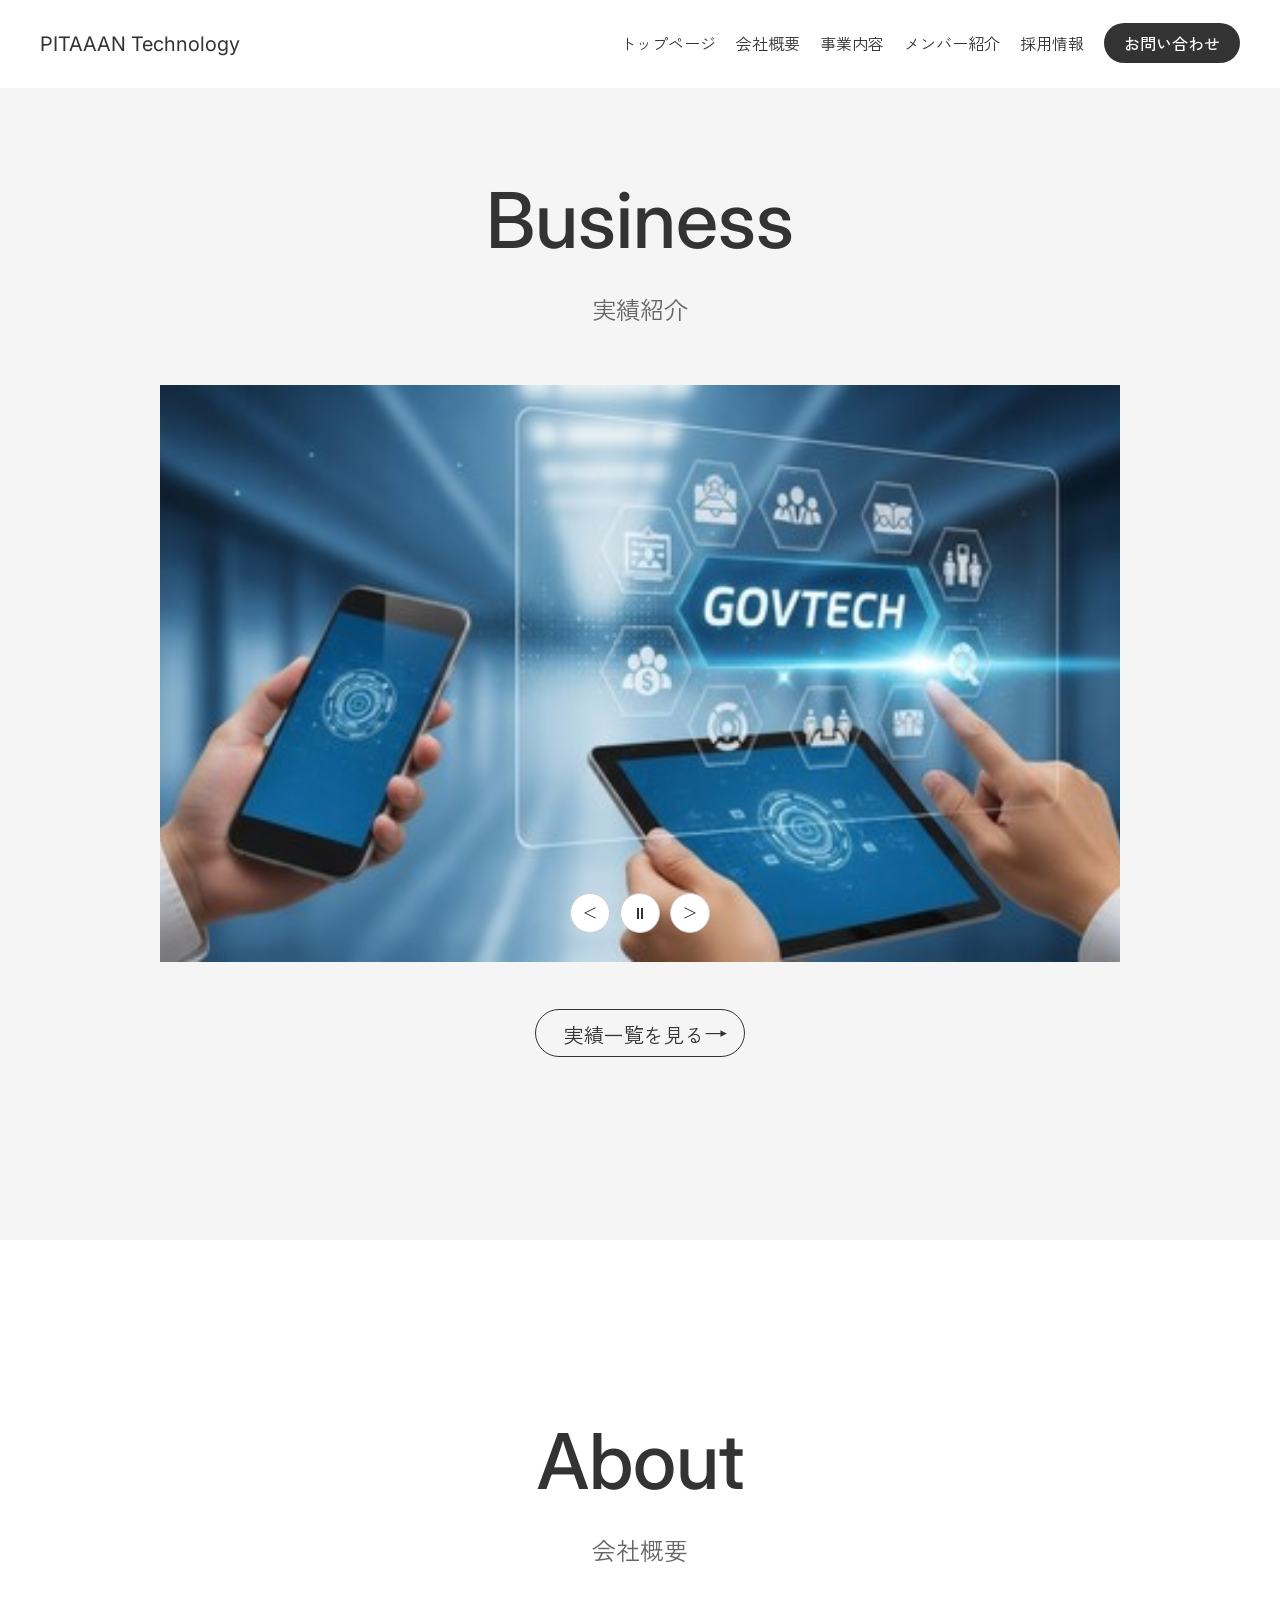
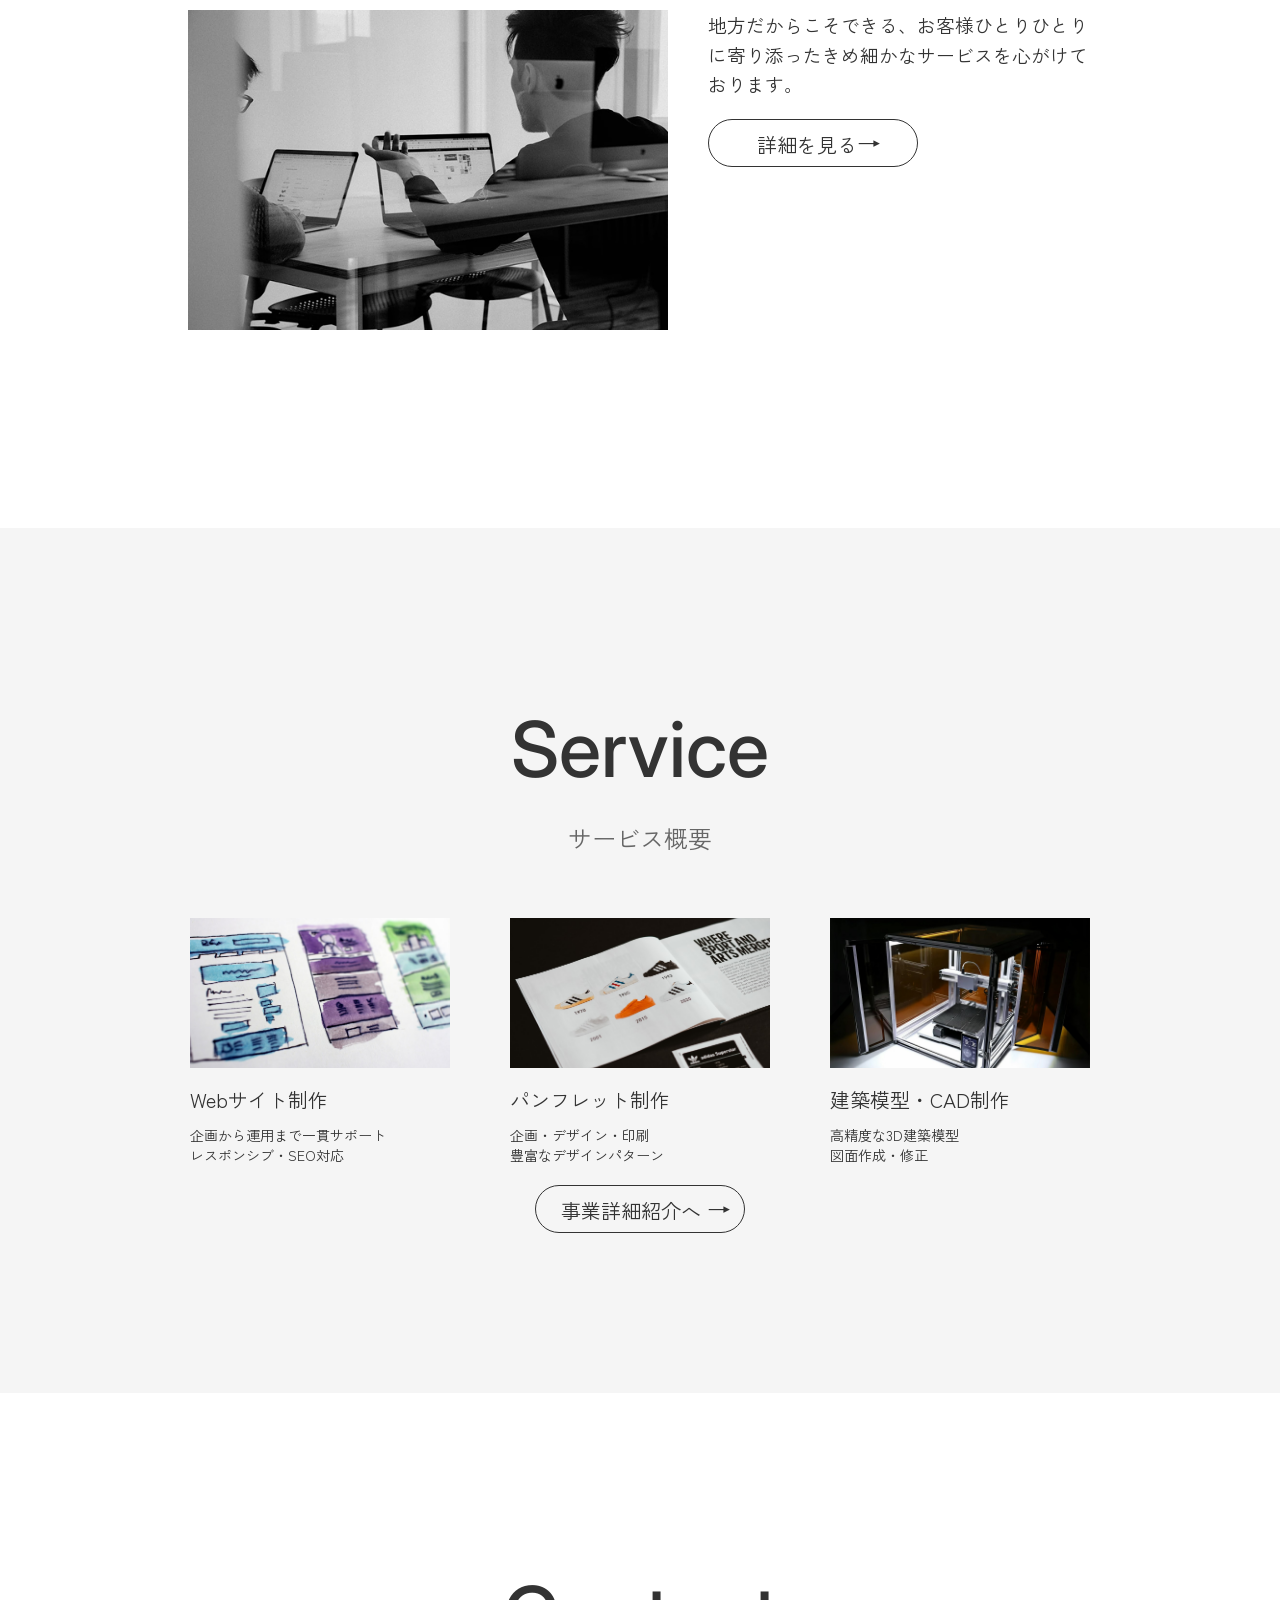
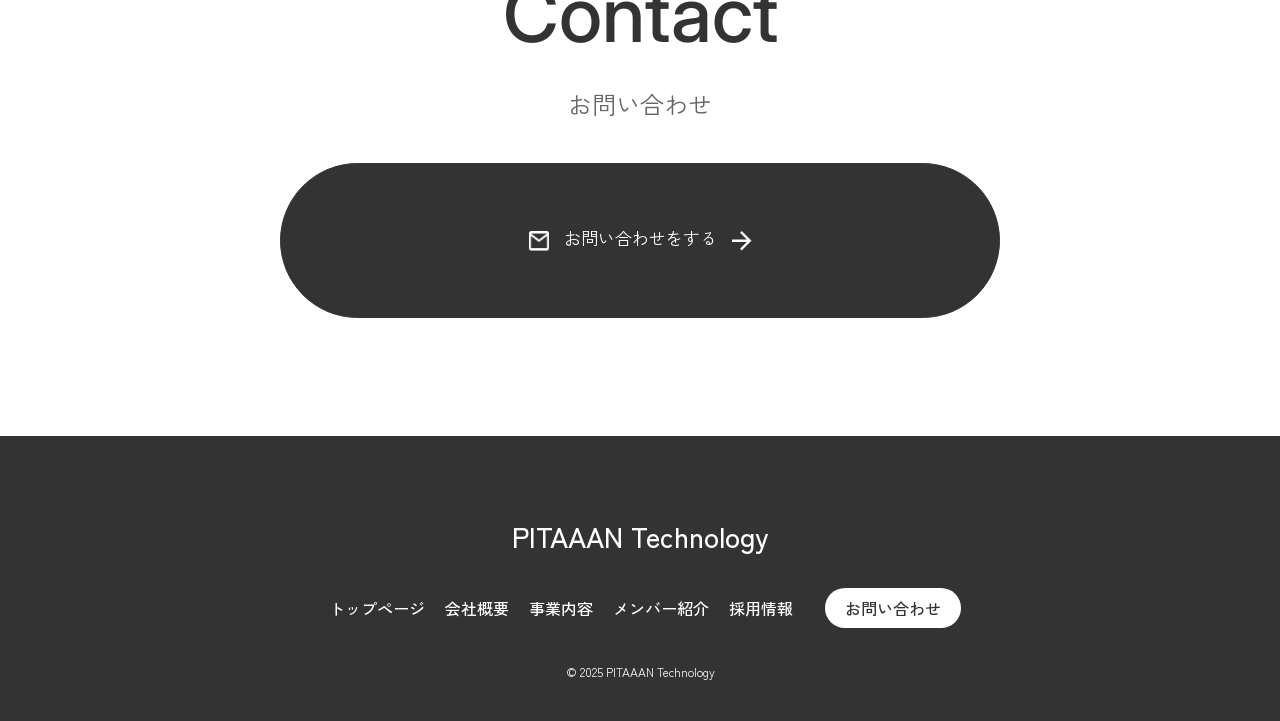
<file: index.html>
<!doctype html>
<html lang="ja">
  <head>
    <meta charset="UTF-8" />
    <meta name="viewport" content="width=device-width, initial-scale=1.0" />
    <title>PITAAAN テクノロジー株式会社</title>
    <!-- タケイチ -->

    <link
      rel="stylesheet"
      href="https://unpkg.com/swiper/swiper-bundle.min.css"
    />
    <link rel="stylesheet" href="styles/reset.css" />
    <link rel="stylesheet" href="styles/global.css" />
    <link rel="stylesheet" href="style.css" />
    <script src="components/header/script.js" defer></script>
    <script src="components/footer/script.js" defer></script>
  </head>

  <body>
    <!-- ヘッダー -->
    <!-- <div id="header-placeholder"></div> -->
    <header></header>

    <!-- Buisiness 実績紹介 -->
    <section id="business" class="section">
      <h2 class="section-title">Business</h2>
      <p class="section-subtitle">実績紹介</p>
      <!-- Swiper -->
      <div class="swiper-container">
        <div class="swiper-wrapper">
          <div class="swiper-slide">
            <!-- <img src="images/exec1.jpg" alt="bibain" sizes="80w" /> -->
            <img src="images/bibain.png" alt="bibain" class="slide-image" />
            <div class="slide-caption white-text">
              <h3>ホテル ビバイン</h3>
              <p>宿泊予約システム付きコーポレートサイト</p>
            </div>
          </div>

          <div class="swiper-slide">
            <img src="images/gavtech.jpg" alt="gavtec" class="slide-image" />
            <div class="slide-caption white-text">
              <h3>一般社団法人GovTech美唄</h3>
              <p>行政DX推進サイト</p>
            </div>
          </div>

          <div class="swiper-slide">
            <img src="images/melody.jpg" alt="melody" class="slide-image" />
            <div class="slide-caption white-text">
              <h3>音楽教室 メロディ</h3>
              <p>生徒募集特化型サイト</p>
            </div>
          </div>

          <div class="swiper-slide">
            <img
              src="images/fbe99fdee5a89cfc.jpg"
              alt="カフェビバーヴ"
              class="slide-image"
            />
            <div class="slide-caption white-text">
              <h3>カフェ　ビバーヴ</h3>
              <p>メニュー紹介・予約システム付きサイト</p>
            </div>
          </div>

          <div class="swiper-slide">
            <img
              src="images/2e42b4c1dfe3dad9.jpg"
              alt="ヘアサロンビーバー"
              class="slide-image"
            />
            <div class="slide-caption white-text">
              <h3>ヘアサロン　ビーバー</h3>
              <p>スタイリスト紹介・オンライン予約サイト</p>
            </div>
          </div>

          <div class="swiper-slide">
            <img
              src="images/bdda1bde09a8a8f2.jpg"
              alt="美唄俳句倶楽部"
              class="slide-image"
            />
            <div class="slide-caption white-text">
              <h3>美唄俳句倶楽部</h3>
              <p>作品投稿・イベント告知サイト</p>
            </div>
          </div>

          <div class="swiper-slide">
            <img
              src="images/bibain.png"
              alt="ホテルビバイン"
              class="slide-image"
            />
            <div class="slide-caption white-text">
              <h3>ホテル　ビバイン</h3>
              <p>施設案内・宿泊プラン紹介パンフレット</p>
            </div>
          </div>

          <div class="swiper-slide">
            <img
              src="images/237d5501ce8f8f17.jpg"
              alt="KABURA　ロックフェス　2025"
              class="slide-image"
            />
            <div class="slide-caption white-text">
              <h3>KABURA　ロックフェス　2025</h3>
              <p>イベント告知・スポンサー紹介パンフレット</p>
            </div>
          </div>

          <div class="swiper-slide">
            <img
              src="images/153bbb23f1c0b77b.jpg"
              alt="特別養護老人ホーム　美ノ唄"
              class="slide-image"
            />
            <div class="slide-caption white-text">
              <h3>特別養護老人ホーム　美ノ唄</h3>
              <p>施設案内・サービス紹介パンフレット</p>
            </div>
          </div>

          <div class="swiper-slide">
            <img
              src="images/b04bc291754c255e.jpg"
              alt="黒炭建設"
              class="slide-image"
            />
            <div class="slide-caption white-text">
              <h3>黒炭建設</h3>
              <p>美唄小児クリニック設計模型・CAD図面作成</p>
            </div>
          </div>

          <div class="swiper-slide">
            <img
              src="images/cc339ffd124ed50a.jpg"
              alt="我路工務店"
              class="slide-image"
            />
            <div class="slide-caption white-text">
              <h3>我路工務店</h3>
              <p>カフェ　ビバーヴ店舗設計模型製作</p>
            </div>
          </div>

          <!-- スライドを増やす場合はここに追加 -->
        </div>
        <!-- swiper-controls-wrapper -->
        <div class="swiper-controls-button">
          <button class="swiper-button-prev">＜</button>
          <button id="autoplay-toggle" class="swiper-button-pause">⏸</button>
          <button class="swiper-button-next">＞</button>
        </div>
      </div>

      <a href="about/business/index.html#portfolio" class="btn-medium">
        実績一覧を見る<span class="arrow">→</span>
      </a>
    </section>

    <!-- About 会社概要 -->
    <section id="about" class="section">
      <h2 class="section-title">About</h2>
      <p class="section-subtitle">会社概要</p>
      <div class="about-container">
        <img
          class="about-photo"
          src="images/about image.png"
          alt="代表・メンバー写真"
        />
        <div class="about-text">
          <p>
            地方だからこそできる、お客様ひとりひとりに寄り添ったきめ細かなサービスを心がけております。
          </p>

          <a href="about/index.html" class="btn-medium">
            詳細を見る<span class="arrow">→</span>
          </a>
        </div>
      </div>
    </section>

    <!-- Service 事業内容 -->
    <section id="service" class="section">
      <h2 class="section-title">Service</h2>
      <p class="section-subtitle">サービス概要</p>
      <div class="service-container">
        <div class="service-item">
          <img src="images/website.jpg" alt="Webサイト制作" />
          <h3>Webサイト制作</h3>
          <p>企画から運用まで一貫サポート<br />レスポンシブ・SEO対応</p>
        </div>

        <div class="service-item">
          <img src="images/brochure.jpg" alt="パンフレット制作" />

          <h3>パンフレット制作</h3>
          <p>企画・デザイン・印刷<br />豊富なデザインパターン</p>
        </div>
        <div class="service-item">
          <img src="images/architectural-model.jpg" alt="建築模型" />

          <h3>建築模型・CAD制作</h3>
          <p>高精度な3D建築模型<br />図面作成・修正</p>
        </div>
      </div>

      <a href="about/business/index.html#services" class="btn-medium">
        事業詳細紹介へ
        <span class="arrow">→</span>
      </a>
    </section>

    <!-- Contact お問い合わせ -->
    <section id="contact" class="section contact">
      <h2 class="section-title">Contact</h2>
      <p class="section-subtitle">お問い合わせ</p>

      <a href="contact/index.html" class="btn-large">
        <img class="icon-img" src="images/mail-icon.png" alt="封筒アイコン" />
        お問い合わせをする
        <img
          class="icon-img arrow"
          src="images/arrow-icon.png"
          alt="矢印アイコン"
        />
      </a>
    </section>

    <!-- フッターを挿入 -->
    <div id="footer-placeholder"></div>

    <script src="https://cdn.jsdelivr.net/npm/swiper@11/swiper-bundle.min.js"></script>
    <script src="script.js"></script>
    <footer></footer>
  </body>
</html>
</file>
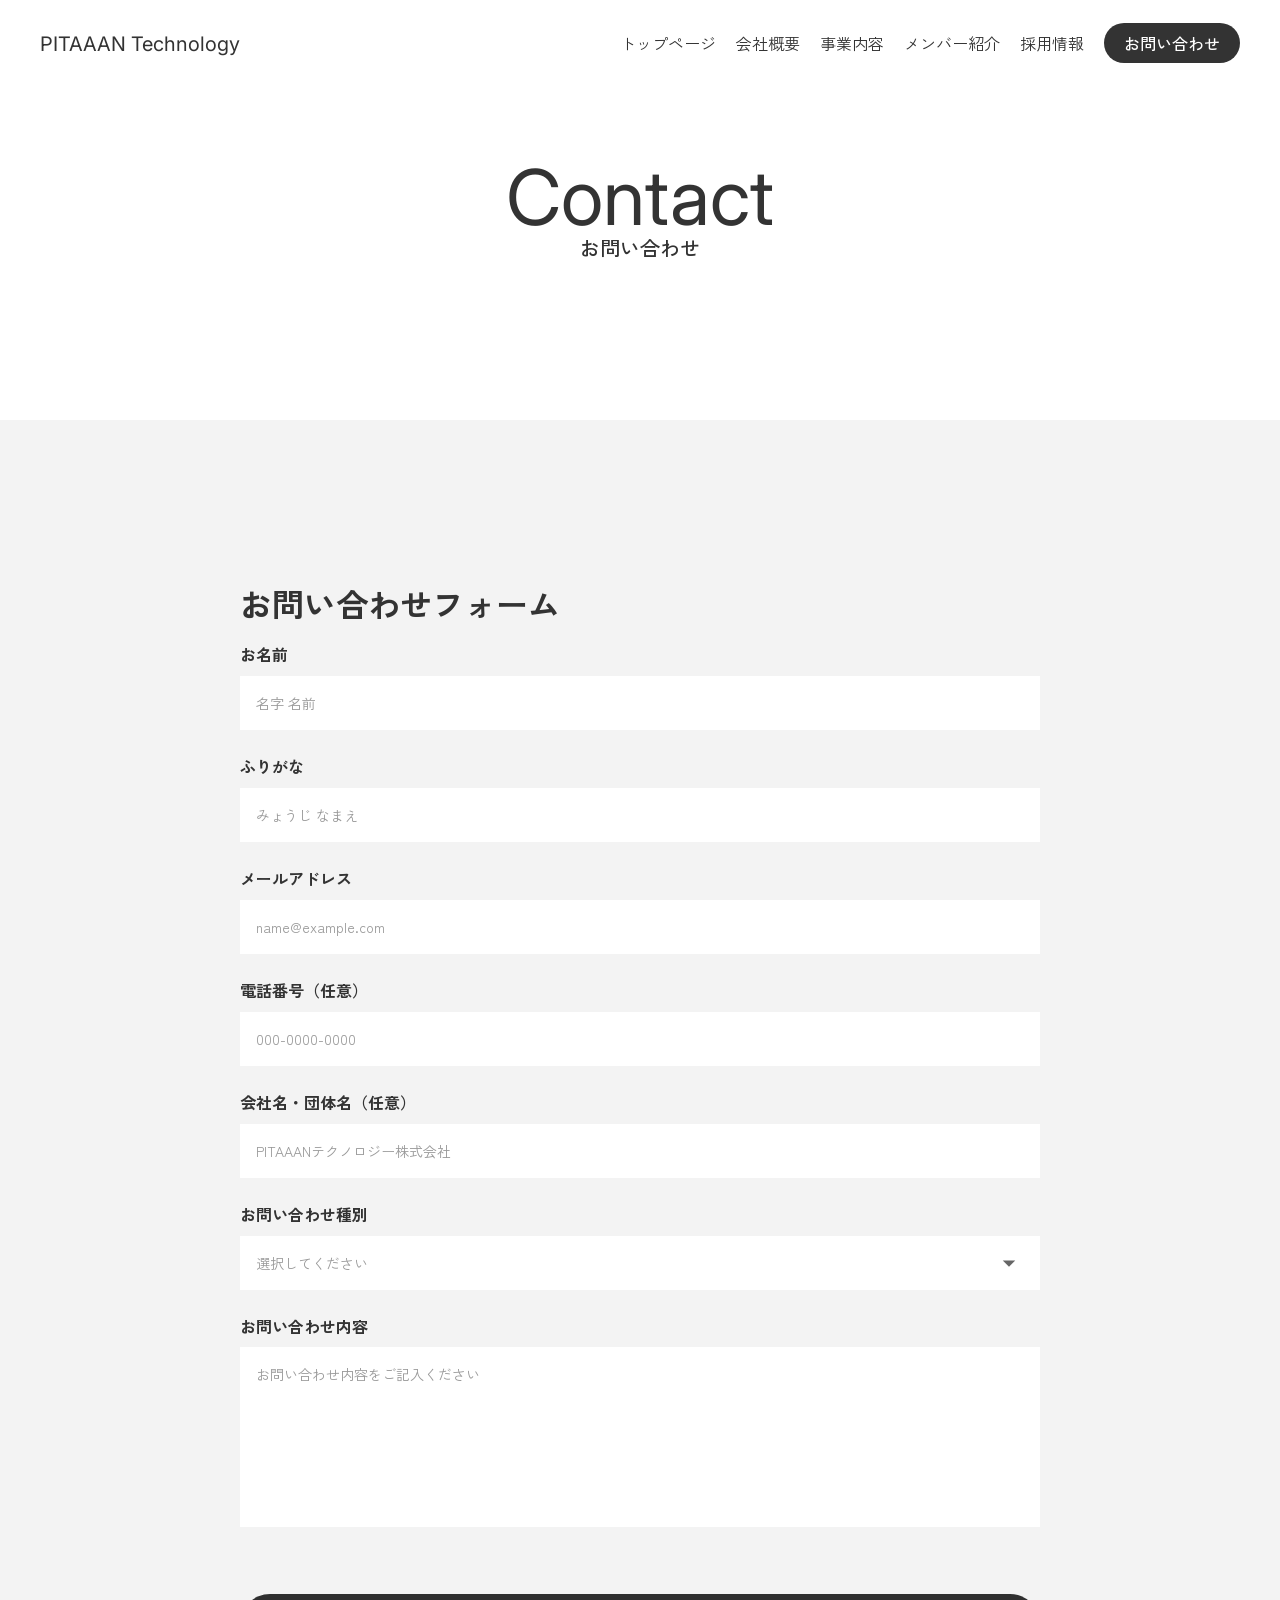
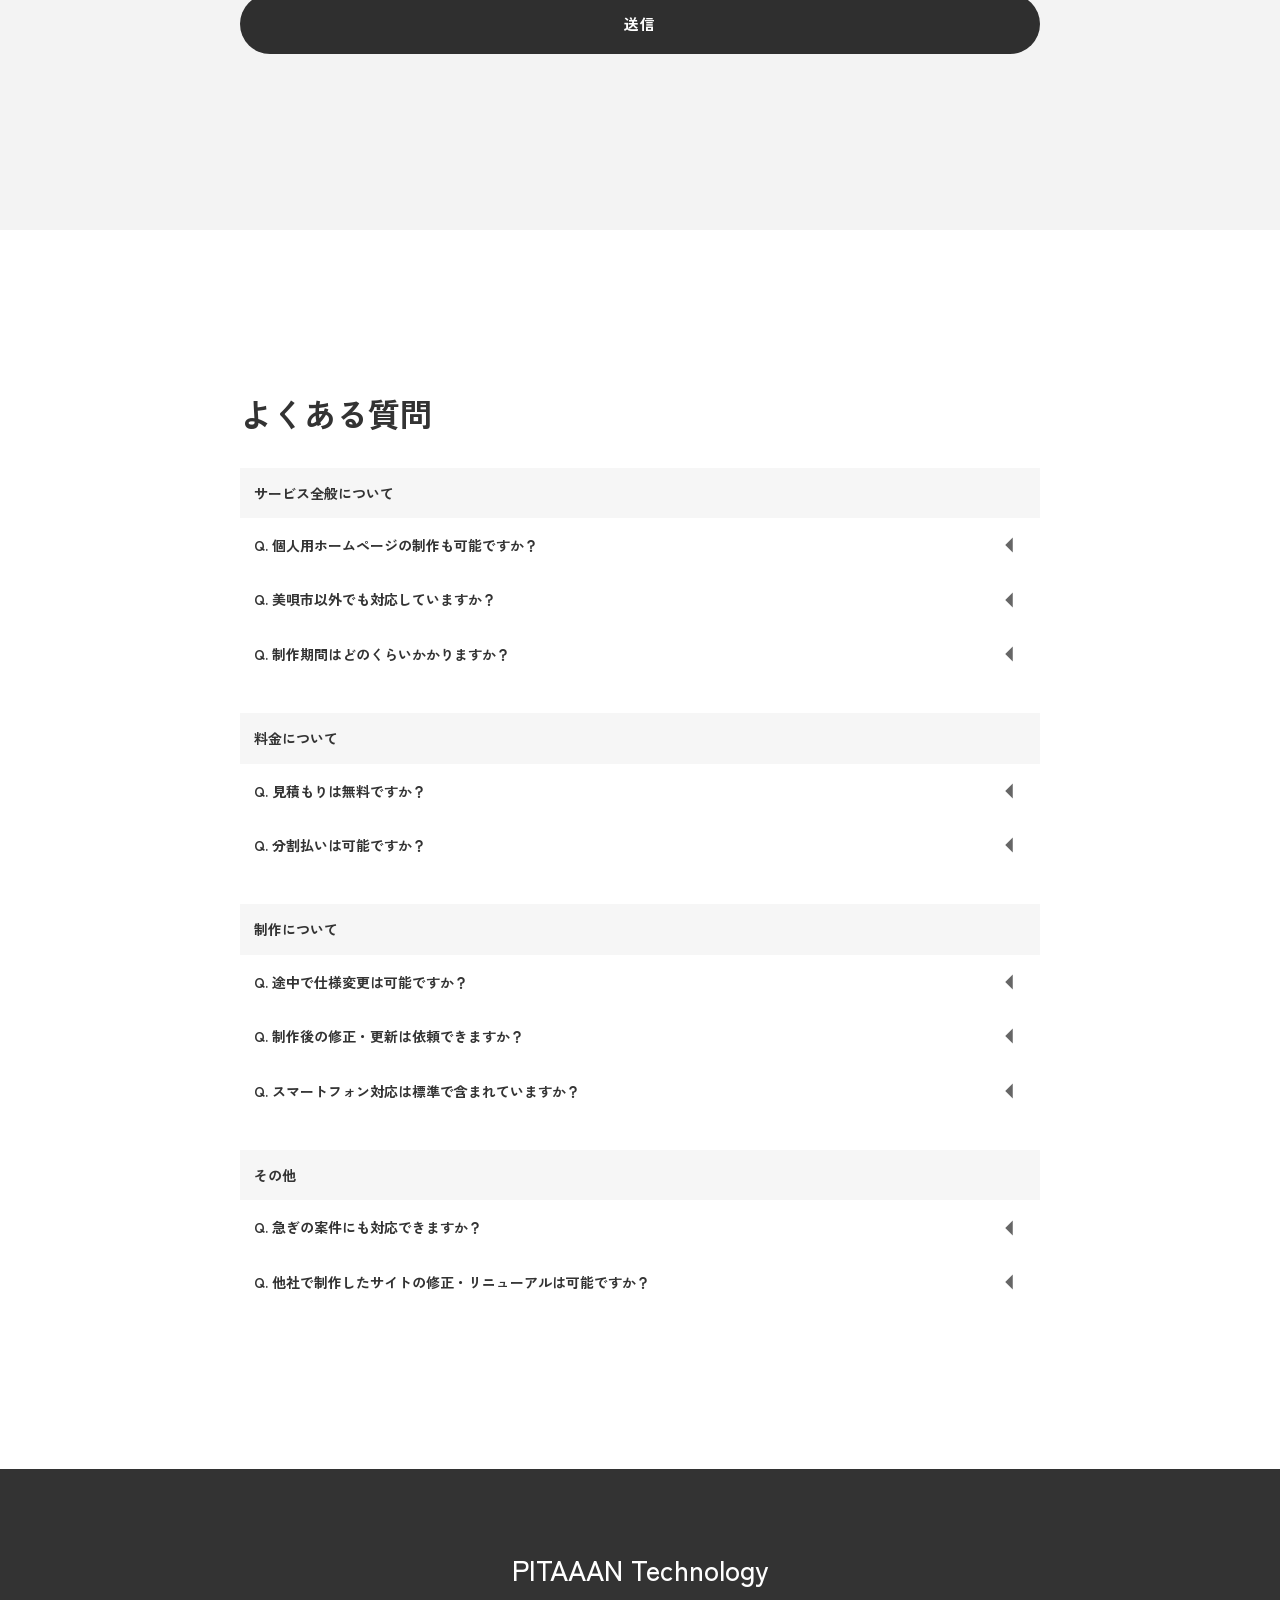
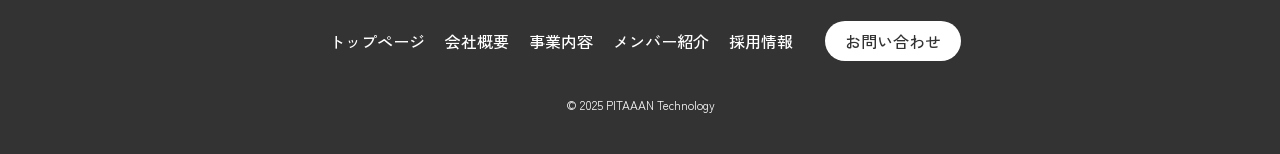
<file: contact/index.html>
<!DOCTYPE html>
<html lang="ja">

  <head>
    <meta charset="UTF-8">
    <title>Contact | お問い合わせ</title>
    <!-- レスポンシブ対応 -->
    <meta name="viewport" content="width=device-width, initial-scale=1.0">
    <!-- CSS読み込み -->
    <!-- リセットCSS(全体のリセット) -->
    <link rel="stylesheet" href="../styles/reset.css">

    <!-- グローバルCSS(共通デザイン) -->
    <link rel="stylesheet" href="../styles/global.css">

    <!-- ページ固有CSS -->
    <link rel="stylesheet" href="style.css">

    <!-- ヘッダーとフッター -->
    <script src="../components/header/script.js" defer></script>
    <script src="../components/footer/script.js" defer></script>

  </head>

  <body>

    <header></header>

    <!-- ===== ヘッダー ===== -->
    <section class="page-header">
      <h1>Contact</h1>
      <p>お問い合わせ</p>
    </section>

    <!-- ===== お問い合わせフォーム ===== -->
    <section class="contact-section">
      <h2>お問い合わせフォーム</h2>

      <form class="contact-form">

        <!-- お名前 -->
        <label>お名前</label>
        <input type="text" placeholder="名字 名前">

        <!-- ふりがな -->
        <label>ふりがな</label>
        <input type="text" placeholder="みょうじ なまえ">

        <!-- メールアドレス -->
        <label>メールアドレス</label>
        <input type="email" placeholder="name@example.com">

        <!-- 電話番号 -->
        <label>電話番号（任意）</label>
        <input type="tel" placeholder="000-0000-0000">

        <!-- 会社名 -->
        <label>会社名・団体名（任意）</label>
        <input type="text" placeholder="PITAAANテクノロジー株式会社">

        <!-- お問い合わせ種別 -->
        <label>お問い合わせ種別</label>
        <select required>
          <option value="" disabled selected>選択してください</option>
          <option>制作のご相談</option>
          <option>お見積もり</option>
          <option>その他</option>
        </select>

        <!-- お問い合わせ内容 -->
        <label>お問い合わせ内容</label>
        <textarea placeholder="お問い合わせ内容をご記入ください"></textarea>

        <!-- 送信ボタン -->
        <button type="submit">送信</button>
      </form>
    </section>

    <!-- ===== よくある質問 ===== -->
    <section class="faq-section">
      <div class="faq-container">
        <h2>よくある質問</h2>


        <!-- サービス全般について -->
        <div class="faq-category">サービス全般について</div>

        <div class="faq-item">
          <button class="faq-question">Q. 個人用ホームページの制作も可能ですか？</button>
          <div class="faq-answer">はい、可能です。個人・法人を問わず対応しております。</div>
        </div>

        <div class="faq-item">
          <button class="faq-question">Q. 美唄市以外でも対応していますか？</button>
          <div class="faq-answer">はい、全国対応しております。</div>
        </div>

        <div class="faq-item">
          <button class="faq-question">Q. 制作期間はどのくらいかかりますか？</button>
          <div class="faq-answer">内容により異なりますが、通常は1〜2か月程度です。</div>
        </div>

        <!-- 料金について -->
        <div class="faq-category">料金について</div>

        <div class="faq-item">
          <button class="faq-question">Q. 見積もりは無料ですか？</button>
          <div class="faq-answer">はい、お見積もりは無料です。</div>
        </div>

        <div class="faq-item">
          <button class="faq-question">Q. 分割払いは可能ですか？</button>
          <div class="faq-answer">案件内容により対応可能です。ご相談ください。</div>
        </div>

        <!-- 制作について -->
        <div class="faq-category">制作について</div>

        <div class="faq-item">
          <button class="faq-question">Q. 途中で仕様変更は可能ですか？</button>
          <div class="faq-answer">可能ですが、内容により追加費用が発生する場合があります。</div>
        </div>

        <div class="faq-item">
          <button class="faq-question">Q. 制作後の修正・更新は依頼できますか？</button>
          <div class="faq-answer">はい、保守・更新対応も承っております。</div>
        </div>

        <div class="faq-item">
          <button class="faq-question">Q. スマートフォン対応は標準で含まれていますか？</button>
          <div class="faq-answer">はい、すべてのサイトでスマートフォン対応を行っています。</div>
        </div>

        <!-- その他 -->
        <div class="faq-category">その他</div>

        <div class="faq-item">
          <button class="faq-question">Q. 急ぎの案件にも対応できますか？</button>
          <div class="faq-answer">スケジュール次第で対応可能です。まずはご相談ください。</div>
        </div>

        <div class="faq-item">
          <button class="faq-question">Q. 他社で制作したサイトの修正・リニューアルは可能ですか？</button>
          <div class="faq-answer">はい、既存サイトの修正やリニューアルも対応可能です。</div>
        </div>

    </section>

    <!-- JS読み込み -->
    <script src="script.js"></script>

    <footer></footer>

  </body>

</html>
</file>
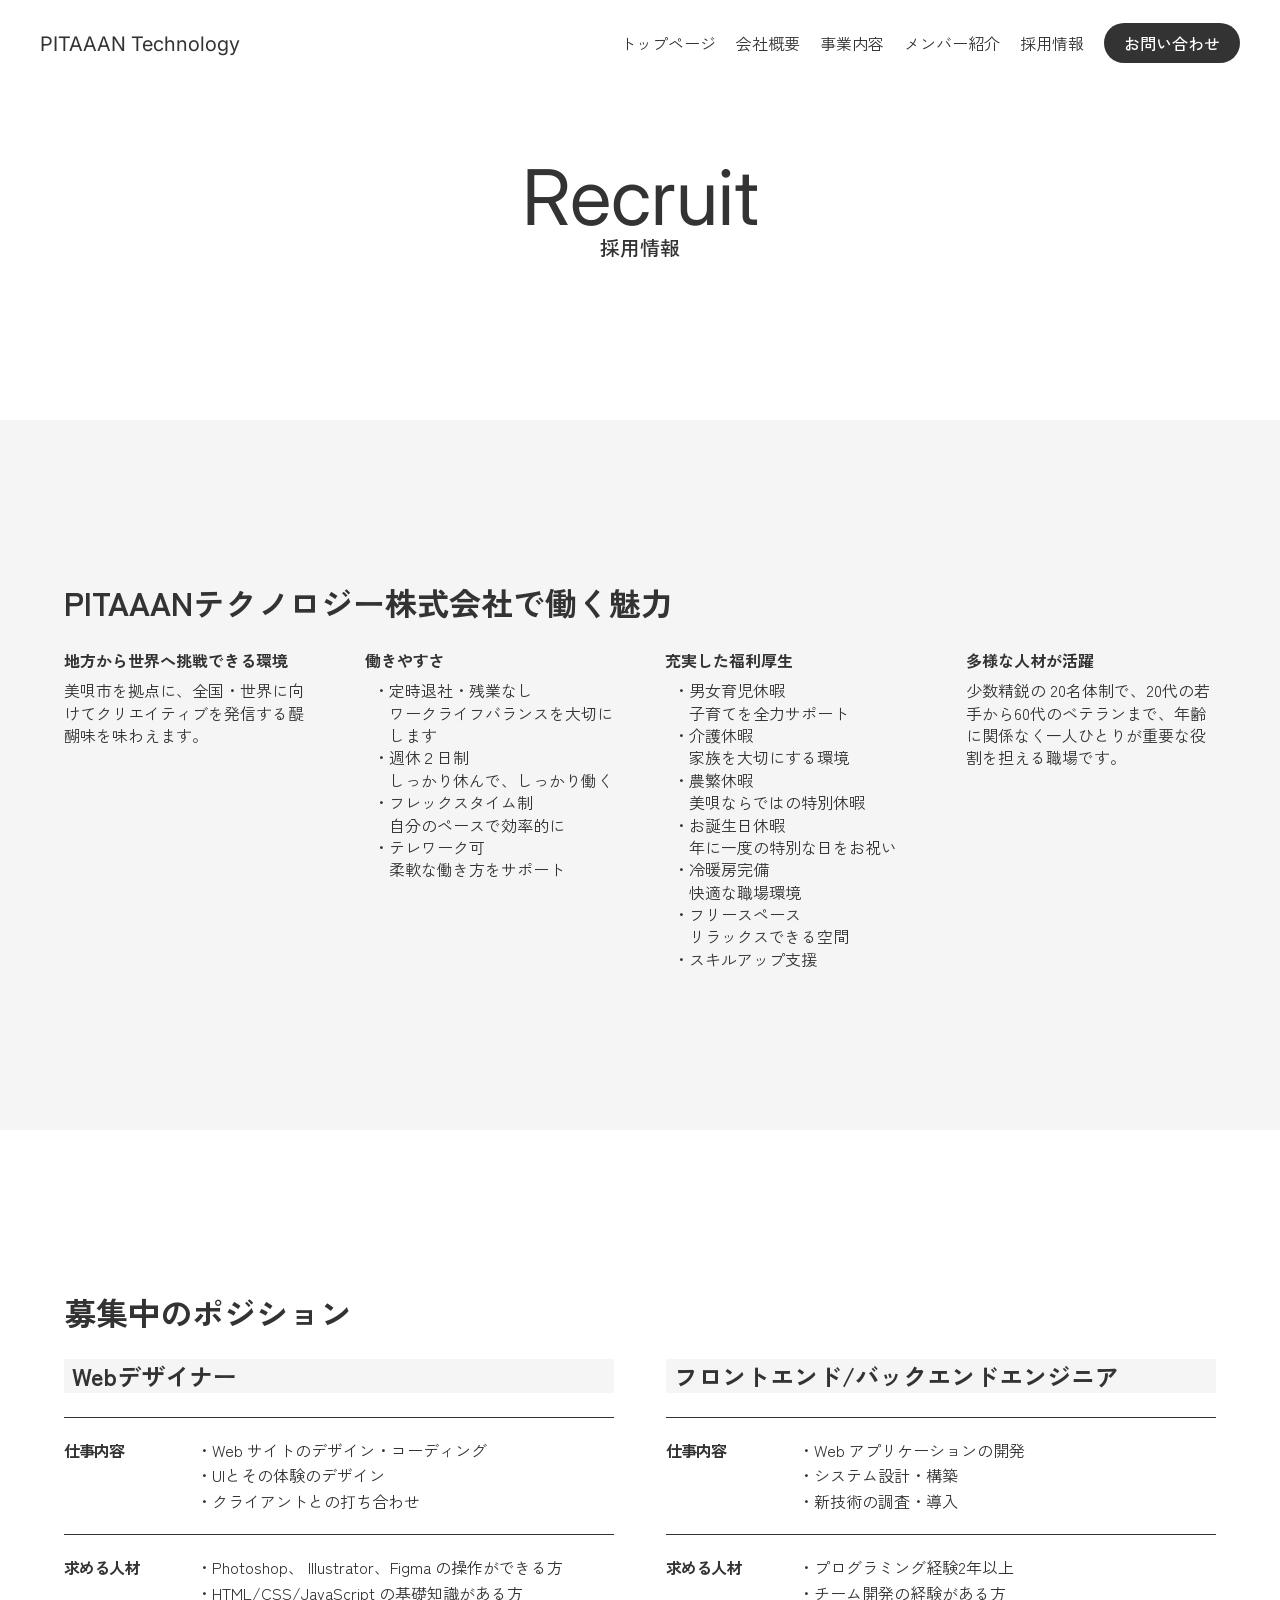
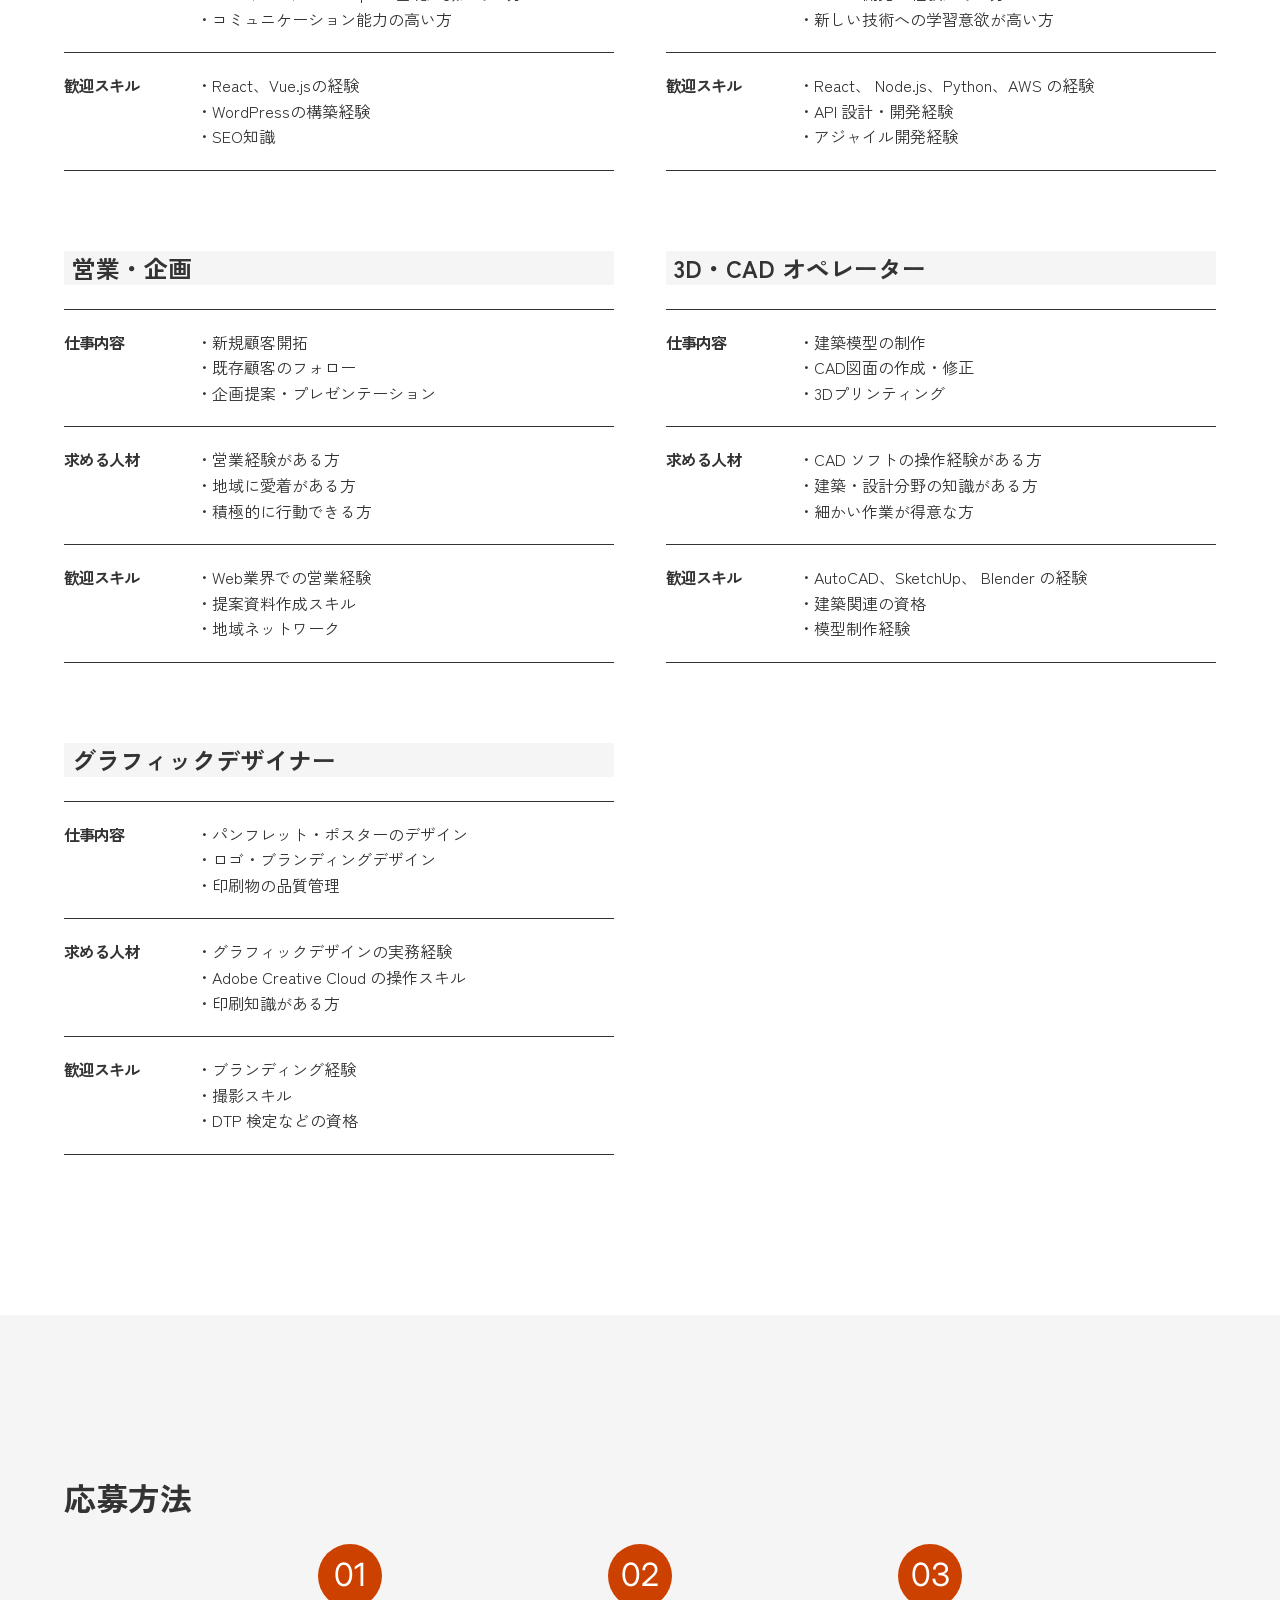
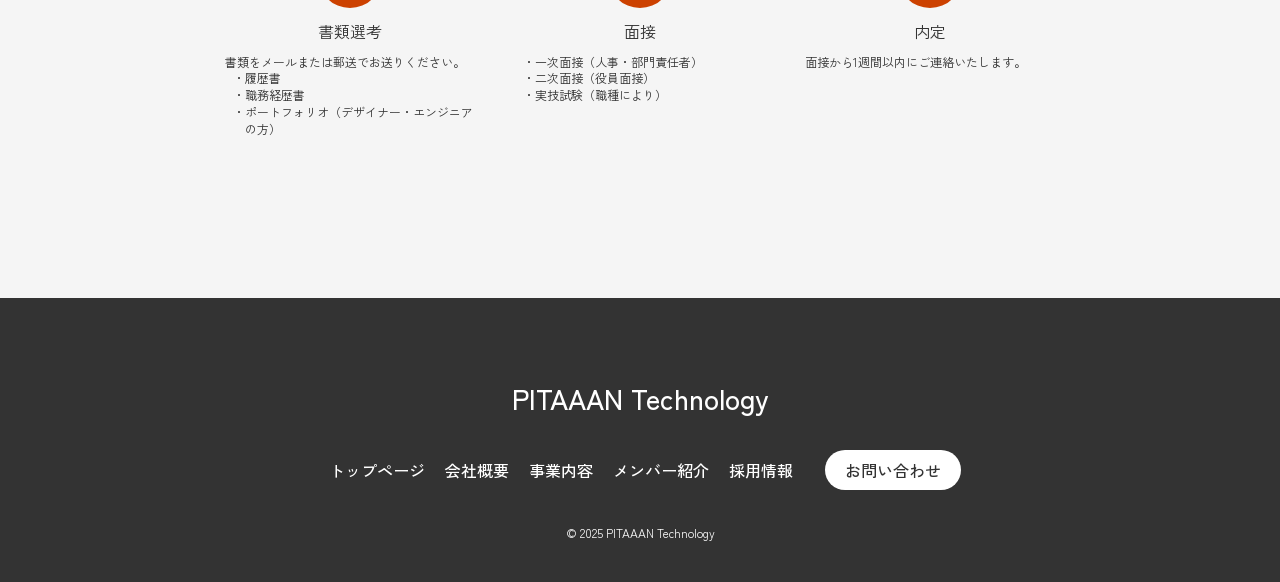
<file: recruit/index.html>
<!DOCTYPE html>
<html lang="ja">

  <head>
    <meta charset="UTF-8">
    <meta name="viewport" content="width=device-width, initial-scale=1.0">
    <title>Document</title>

    <!-- ↓ ここから Hisae kimura 作業分 ↓ -->
    <link rel="stylesheet" href="../styles/reset.css">
    <link rel="stylesheet" href="../styles/global.css">
    <link rel="stylesheet" href="style.css">

    <!-- フォント読み込み -->
    <link
      href="https://fonts.googleapis.com/css2?family=Inter:wght@400;700&display=swap"
      rel="stylesheet">
    <link
      href="https://fonts.googleapis.com/css2?family=Zen+Kaku+Gothic+New:wght@400;700&display=swap"
      rel="stylesheet">

    <!-- ヘッダー・フッター読み込み -->
    <script src="../components/header/script.js" defer></script>
    <script src="../components/footer/script.js" defer></script>
  </head>

  <body>
    <!-- ヘッダー表示 -->
    <header></header>

    <!-- ページタイトル -->
    <section class="page-title">
      <h1 class="english">Recruit</h1>
      <p class="japanese">採用情報</p>
    </section>

    <!-- セクション 01 -->
    <section class="appeal">

      <!-- セクションタイトル -->
      <h1 class="section-title">PITAAANテクノロジー株式会社で働く魅力</h1>

      <!-- アピール 1～4 -->
      <div class="container">

        <!-- アピール 1 -->
        <div class="appeal-box">
          <h2 class="appeal-title">地方から世界へ挑戦できる環境</h2>

          <p class="appeal-text">
            美唄市を拠点に、全国・世界に向けてクリエイティブを発信する醍醐味を味わえます。
          </p>
        </div>

        <!-- アピール 2 -->
        <div class="appeal-box">
          <h2 class="appeal-title">働きやすさ</h2>

          <ul class="appeal-list">
            <li>定時退社・残業なし
              <span class="list-desc">ワークライフバランスを大切にします</span>
            </li>

            <li>週休２日制
              <span class="list-desc">しっかり休んで、しっかり働く</span>
            </li>

            <li>フレックスタイム制
              <span class="list-desc">自分のペースで効率的に</span>
            </li>

            <li>テレワーク可
              <span class="list-desc">柔軟な働き方をサポート</span>
            </li>

          </ul>
        </div>

        <!-- アピール 3 -->
        <div class="appeal-box">
          <h2 class="appeal-title">充実した福利厚生</h2>

          <ul class="appeal-list">
            <li>男女育児休暇
              <span class="list-desc">子育てを全力サポート</span>
            </li>

            <li>介護休暇
              <span class="list-desc">家族を大切にする環境</span>
            </li>

            <li>農繁休暇
              <span class="list-desc">美唄ならではの特別休暇</span>
            </li>

            <li>お誕生日休暇
              <span class="list-desc">年に一度の特別な日をお祝い</span>
            </li>

            <li>冷暖房完備
              <span class="list-desc">快適な職場環境</span>
            </li>

            <li>フリースペース
              <span class="list-desc">リラックスできる空間</span>
            </li>

            <li>スキルアップ支援</li>

          </ul>
        </div>

        <!-- アピール 4 -->
        <div class="appeal-box">
          <h2 class="appeal-title">多様な人材が活躍</h2>

          <p class="appeal-text">
            少数精鋭の 20名体制で、20代の若手から60代のベテランまで、年齢に関係なく一人ひとりが重要な役割を担える職場です。
          </p>
        </div>

      </div>
    </section>

    <!-- セクション 02 -->
    <section class="job">

      <!-- セクションタイトル -->
      <h1 class="section-title">募集中のポジション</h1>

      <!-- ジョブ 1～5 -->
      <div class="container">

        <!-- ジョブ 1 -->
        <div class="job-box">
          <h2 class="job-title">Webデザイナー</h2>

          <div class="job-item">
            <p class="job-label">仕事内容</p>
            <ul class="job-list">
              <li>Web サイトのデザイン・コーディング</li>
              <li>UIとその体験のデザイン</li>
              <li>クライアントとの打ち合わせ</li>
            </ul>
          </div>

          <div class="job-item">
            <p class="job-label">求める人材</p>
            <ul class="job-list">
              <li>Photoshop、 Illustrator、Figma の操作ができる方</li>
              <li>HTML/CSS/JavaScript の基礎知識がある方</li>
              <li>コミュニケーション能力の高い方</li>
            </ul>
          </div>

          <div class="job-item">
            <p class="job-label">歓迎スキル</p>
            <ul class="job-list">
              <li>React、Vue.jsの経験</li>
              <li>WordPressの構築経験</li>
              <li>SEO知識</li>
            </ul>
          </div>

        </div>

        <!-- ジョブ 2 -->
        <div class="job-box">
          <h2 class="job-title">フロントエンド/バックエンドエンジニア</h2>

          <div class="job-item">
            <p class="job-label">仕事内容</p>
            <ul class="job-list">
              <li>Web アプリケーションの開発</li>
              <li>システム設計・構築</li>
              <li>新技術の調査・導入</li>
            </ul>
          </div>

          <div class="job-item">
            <p class="job-label">求める人材</p>
            <ul class="job-list">
              <li>プログラミング経験2年以上</li>
              <li>チーム開発の経験がある方</li>
              <li>新しい技術への学習意欲が高い方</li>
            </ul>
          </div>

          <div class="job-item">
            <p class="job-label">歓迎スキル</p>
            <ul class="job-list">
              <li>React、 Node.js、Python、AWS の経験</li>
              <li>API 設計・開発経験</li>
              <li>アジャイル開発経験</li>
            </ul>
          </div>

        </div>

        <!-- ジョブ 3 -->
        <div class="job-box">
          <h2 class="job-title">営業・企画</h2>

          <div class="job-item">
            <p class="job-label">仕事内容</p>
            <ul class="job-list">
              <li>新規顧客開拓</li>
              <li>既存顧客のフォロー</li>
              <li>企画提案・プレゼンテーション</li>
            </ul>
          </div>

          <div class="job-item">
            <p class="job-label">求める人材</p>
            <ul class="job-list">
              <li>営業経験がある方</li>
              <li>地域に愛着がある方</li>
              <li>積極的に行動できる方</li>
            </ul>
          </div>

          <div class="job-item">
            <p class="job-label">歓迎スキル</p>
            <ul class="job-list">
              <li>Web業界での営業経験</li>
              <li>提案資料作成スキル</li>
              <li>地域ネットワーク</li>
            </ul>
          </div>

        </div>

        <!-- ジョブ 4 -->
        <div class="job-box">
          <h2 class="job-title">3D・CAD オペレーター</h2>

          <div class="job-item">
            <p class="job-label">仕事内容</p>
            <ul class="job-list">
              <li>建築模型の制作</li>
              <li>CAD図面の作成・修正</li>
              <li>3Dプリンティング</li>
            </ul>
          </div>

          <div class="job-item">
            <p class="job-label">求める人材</p>
            <ul class="job-list">
              <li>CAD ソフトの操作経験がある方</li>
              <li>建築・設計分野の知識がある方</li>
              <li>細かい作業が得意な方</li>
            </ul>
          </div>

          <div class="job-item">
            <p class="job-label">歓迎スキル</p>
            <ul class="job-list">
              <li>AutoCAD、SketchUp、 Blender の経験</li>
              <li>建築関連の資格</li>
              <li>模型制作経験</li>
            </ul>
          </div>

        </div>

        <!-- ジョブ 5 -->
        <div class="job-box">
          <h2 class="job-title">グラフィックデザイナー</h2>

          <div class="job-item">
            <p class="job-label">仕事内容</p>
            <ul class="job-list">
              <li>パンフレット・ポスターのデザイン</li>
              <li>ロゴ・ブランディングデザイン</li>
              <li>印刷物の品質管理</li>
            </ul>
          </div>

          <div class="job-item">
            <p class="job-label">求める人材</p>
            <ul class="job-list">
              <li>グラフィックデザインの実務経験</li>
              <li>Adobe Creative Cloud の操作スキル</li>
              <li>印刷知識がある方</li>
            </ul>
          </div>

          <div class="job-item">
            <p class="job-label">歓迎スキル</p>
            <ul class="job-list">
              <li>ブランディング経験</li>
              <li>撮影スキル</li>
              <li>DTP 検定などの資格</li>
            </ul>
          </div>

        </div>
    </section>

    <!-- セクション 03 -->
    <section class="flow">

      <!-- セクションタイトル -->
      <h1 class="section-title">応募方法</h1>

      <!-- フロー 1～3 -->
      <div class="container">

        <!-- フロー 1 -->
        <div class="flow-box">
          <div class="flow-number">01</div>
          <h3 class="flow-title">書類選考</h3>
          <p class="flow-text">
            書類をメールまたは郵送でお送りください。
          </p>
          <ul class="flow-list">
            <li>履歴書</li>
            <li>職務経歴書</li>
            <li>ポートフォリオ（デザイナー・エンジニアの方）</li>
          </ul>
        </div>

        <!-- フロー 2 -->
        <div class="flow-box">
          <div class="flow-number">02</div>
          <h3 class="flow-title">面接</h3>
          <ul class="flow-list">
            <li>一次面接（人事・部門責任者）</li>
            <li>二次面接（役員面接）</li>
            <li>実技試験（職種により）</li>
          </ul>
        </div>

        <!-- フロー 3 -->
        <div class="flow-box">
          <div class="flow-number">03</div>
          <h3 class="flow-title">内定</h3>
          <p class="flow-text">面接から1週間以内にご連絡いたします。</p>
        </div>

      </div>
    </section>

    <!-- フッター表示 -->
    <footer></footer>

  </body>
</file>
<file: styles/global.css>
@import url("https://fonts.googleapis.com/css2?family=Zen+Kaku+Gothic+New:wght@400;700&display=swap");
@import url("https://fonts.googleapis.com/css2?family=Inter:wght@400;500;600;700&display=swap");

body {
  font-family: "Zen Kaku Gothic New", "Noto Sans JP", sans-serif;
  font-size: 16px;
  line-height: 1.6;
  color: #333333;
  background-color: #ffffff;
  font-weight: 400;
}
</file>
<file: style.css>
body {
  font-family: "Zen Kaku Gothic New", sans-serif;
  margin: 0;
  color: #333;
  background: #fff;
}

/* 共通セクション */
.section {
  text-align: center;
  padding: 160px 20px;
  /* height: 888px; */
  /* border-bottom: 1px solid #ccc; */
}

.section-title {
  font-family: "Inter", sans-serif;
  font-size: 77px;
  margin-bottom: 8px;
  font-weight: 500;
}

.section-subtitle {
  font-size: 24px;
  color: #666;
  margin-bottom: 40px;
}

.icon {
  /* font-size: 2.5rem; */
  height: 20px;
  width: 20px;
  margin: 10px;
}

.icon-img {
  height: 20px;
  width: 20px;
  vertical-align: middle;
  margin: 0px 10px;
}

.arrow {
  display: inline-block;
  font-size: 1.2em;
  transition: transform 0.3s;
}

.btn-medium:hover .arrow,
.btn-large:hover .arrow {
  /* color: #e11414; */
  transform: translateX(5px);
}

button {
  cursor: pointer;
  border: 1px solid #333;
}

.btn-medium {
  display: inline-block;
  width: 210px;
  /* 横幅       */
  height: 48px;
  /* 高さ       */
  border-radius: 100px;
  /* 角丸       */

  font-size: 15pt;
  /* 文字サイズ */
  text-align: center;
  /* 文字位置   */
  cursor: pointer;
  /* カーソル   */
  padding: 13px 13px 13px 25px;
  /* 余白       */
  /* background: #ffffff; 背景色     */
  color: #333;
  /* 文字色     */
  line-height: 1em;
  /* 1行の高さ  */
  transition: background-color 0.3s ease;
  /* なめらか変化 */
  /* box-shadow: 6px 6px 3px #666666; 影の設定 */
  border: 0.5px solid #333;
  /* 枠の指定 */
}

.btn-medium:hover {
  background: #cc4100;
  /* 背景色     */
  color: #ffffff;
  /* 文字色     */
  box-shadow: none;
  /* 影の設定   */
  border: 1px solid #000066;
  /* 枠の指定 */
}

.btn-large {
  display: inline-block;
  width: 720px;
  /* 横幅       */
  height: 155px;
  /* 高さ       */
  border-radius: 80px;
  /* 角丸       */

  font-size: 17px;
  /* 文字サイズ */
  text-align: center;
  /* 文字位置   */
  cursor: pointer;
  /* カーソル   */
  padding: 65px 40px;
  /* 余白       */
  background: #333333;
  /* 背景色     */
  color: #ffffff;
  /* 文字色     */
  line-height: 1em;
  /* 1行の高さ  */
  transition: background-color 0.3s ease;
  /* なめらか変化 */
  border: 1px solid #333;
  /* 枠の指定 */
}

.btn-large:hover {
  background: #cc4100;
  /* color: #333; 文字色     */
  box-shadow: none;
  /* 影の設定   */
  border: 0.5px solid #000066;
  /* 枠の指定 */
}

#business {
  /* background: -webkit-linear-gradient(top, #ffffff, #f5f5f5); */
  height: 1240px;
  background-color: #f5f5f5;
  padding: 159px 160px;
}

#about {
  background-color: #ffffff;
  height: 888px;
  padding: 160px 160px;
}

#contact {
  background-color: #ffffff;
  height: 643px;
}

#service {
  background-color: #f5f5f5;
}

/* 実績紹介 */
/* Swiper 横並びスライダー用 */
.swiper-container {
  max-width: 1152px;
  height: 640px;
  overflow: hidden;
  position: relative;
  margin: 0 auto;
  display: flex;
  justify-content: center;
  align-items: center;
}

.swiper-wrapper {
  /* background-color: seagreen; */
  height: 95%;
  width: 100%;
  overflow: visible;
}

.swiper-slide {
  height: 95%;
  /* background-color: brown; */
  display: flex;
  justify-content: center;
  align-items: center;
  /* 必要に応じてpaddingやborderを調整 */
  transition: opacity 0.8s;
  background-repeat: no-repeat;
  background-size: cover;
  background-position: center;
  opacity: 0;
}

.swiper-slide-active {
  opacity: 1;
  /* transform: scale(1.05); */
  /* transition: transform 0.3s; */
  /* box-shadow: 0 4px 8px rgba(0, 0, 0, 0.2); */
}

.swiper-slide img {
  display: block;
  object-fit: cover;
  width: 100%;
  height: 100%;
  /* border-radius: 12px; */
  /* margin-top: 50px; */
}

/* ↓↓ スライドキャプションのフェードインアニメーション ↓↓ */

.slide-caption {
  position: absolute;
  /* background: rgba(0, 0, 0, 0.2); */
  opacity: 0;
  /* 初期状態では非表示 */
  text-align: left;

  width: 86%;
  height: 81px;

  top: 70%;
  left: 10%;
  /* bottom: 13.75%; */
  /* bottom: 95%; */
  /* padding: 10px; */
}

.slide-caption.white-text {
  color: white;
}

.slide-caption.gray-text {
  color: #4d0aeba2;
}

.slide-caption h3 {
  font-size: 40px;
  margin-bottom: 4px;
  font-weight: 700;
}

.slide-caption p {
  font-size: 15px;
  line-height: 1.4;
  margin-bottom: 5px;
}

.slide-caption.fade-in-active {
  animation: fade-in-caption 0.8s ease-out forwards;
}

/* ↑↑ スライドキャプションのフェードインアニメーション ↑↑ */

@keyframes fade-in-caption {
  from {
    opacity: 0;
    transform: translateY(20px);
  }

  to {
    opacity: 1;
    transform: translateY(0);
  }
}

.swiper-controls-button {
  position: absolute;
  bottom: 15%;
  left: 50%;
  transform: translate(-50%, 50%);
  z-index: 10;

  display: flex;
  align-items: center;
  justify-content: center;
  /* margin-bottom: 20 px 0; */
}

.swiper-button-prev::after,
.swiper-button-next::after {
  display: none;
}

.swiper-controls-button .swiper-button-next,
.swiper-controls-button .swiper-button-prev,
.swiper-button-pause {
  background-color: #fff;
  border: 1px solid #ccc;
  border-radius: 50%;
  width: 40px;
  height: 40px;
  color: #333;
  cursor: pointer;
  font-size: 16px;
  transition: all 0.3s ease;
  /* position: absolute; */
  z-index: 10;
  margin: 0 5px;
  position: static;
  margin-top: initial;
}

.swiper-controls-button .swiper-button-next:hover,
.swiper-controls-button .swiper-button-prev:hover,
.swiper-button-pause:hover {
  background-color: #0044cc;
  color: white;
  border-color: #0044cc;
}

.swiper-scrollbar {
  /* position: static; */
  justify-content: center;
  /* width: 90%; */
  /* max-width: 200px; スクロールバーの最大幅を調整 */
  height: 6px;
  background: #eee;
  border-radius: 3px;
  margin-top: initial;
}

.about-container {
  display: flex;
  justify-content: center;
  gap: 40px;
  flex-wrap: wrap;
  max-width: 1152px;
  margin-left: auto;
  margin-right: auto;
}

.about-photo {
  width: 50%;
  /* height: 200px; */
  object-fit: cover;
  background: #eee;
  display: flex;
  align-items: center;
  justify-content: center;
}

.about-text {
  max-width: 40%;
  text-align: left;
  font-size: 19px;
}

.about-text p {
  font-size: 18.7px;
  line-height: 1.6;
  text-align: left;
  margin-bottom: 20px;
}

/* 実績紹介 */
/* 事業内容 */
.service-container {
  display: flex;
  flex-wrap: wrap;
  justify-content: center;
  gap: 20px;
}

.service-item {
  /* border: 1px solid #ccc; */
  text-align: left;
  padding: 20px;
  width: 300px;
}

.service-item img {
  width: 100%;
  height: 150px;
  object-fit: cover;
}

.service-item h3 {
  font-size: 20px;
  margin-top: 10px;
  margin-bottom: 10px;
}

.service-item p {
  font-size: 14px;
  line-height: 1.4;
}

/* お問い合わせ */

/*
 ===========================
📱 スマホ対応
  ===========================
  */

@media screen and (max-width: 768px) {
  body {
    font-size: 14px;
    /* min-width: 390px; */
  }

  .section {
    width: 100%;
  }

  .section-title {
    font-size: 36px;
    margin-bottom: 0px;
  }

  .section-subtitle {
    font-size: 23px;
    margin-bottom: 20px;
  }

  .section h2 {
    font-size: 39px;
  }

  #business,
  #about,
  #service,
  #contact {
    padding: 80px 0px;
  }

  #business {
    /* background: #0044cc; */
    background: #f5f5f5;
    height: 655px;
  }

  #about {
    /* background-color: #ffffff; */
    height: 629px;
  }

  #service {
    /* background-color: #f5f5f5; */
    height: 1276px;
  }

  #contact {
    /* background-color: #ffffff; */
    height: 402px;
  }

  .btn-large {
    width: 100%;
    height: 152px;
    font-size: 15px;
  }

  .btn-medium {
    width: 174px;
    height: 49px;
    font-size: 16px;
  }

  /* スライダー調整 */
  .swiper-container {
    width: 100%;
    height: 352px;
  }

  .slide-image {
    width: 100%;
    height: 50%;
  }

  .slide-caption {
    width: 90%;
    height: 81px;
    top: 50%;
  }

  .slide-caption h3 {
    font-size: 39px;
    font-weight: 700;
  }

  .slide-caption p {
    font-size: 15px;
  }

  .about-container {
    flex-direction: column;
    align-items: center;
  }

  .about-photo {
    width: 100%;
    height: 200px;
  }

  .about-text {
    width: 92%;
    max-width: none;
  }

  .about-text p {
    font-size: 16px;
    text-align: left;
  }

  .about-text .btn-medium {
    display: block;
    margin: 20px auto 0;
  }

  .service-item {
    width: 100%;
    max-width: none;
  }

  #service .btn-medium {
    width: 176px;
  }
}
</file>
<file: contact/style.css>
/* ===== 全体共通 ===== */
body {
  margin: 0;
  font-family: "Zen Kaku Gothic New", sans-serif;
  background: #f3f3f3;
  /* 画像に近い薄いグレー */
  color: #333;
}

/* ===== ページのヘッダー ===== */
.page-header {
  width: 100%;
  text-align: center;
  padding: 159px 0 160.01px;
  /* 上下余白を拡大 */
  background: #fff;
}

.page-header h1 {
  margin: 0;
  font-family: "Inter", sans-serif;
  font-size: 76.8px;
  /* 画像に近い大きさ */
  font-weight: 400;
  line-height: 77px;
}

.page-header p {
  font-family: "Zen Kaku Gothic New", sans-serif;
  font-size: 20px;
  font-weight: 500;
  line-height: 24px;
}

/* ===== フォームセクション ===== */
.contact-section {
  padding: 160px 0;
  width: 800px;
  margin: 0 auto;
  gap: 24px;
  box-sizing: border-box;
  /* 他の入力欄と幅を完全に揃える */
}

.contact-section h2 {
  font-size: 32px;
  font-weight: 700;
  line-height: 46px;
}

/* ===== フォーム ===== */
.contact-form {
  padding: 16px 0;
  font-weight: 700;
}

.contact-form input,
.contact-form textarea {
  width: 100%;
  padding: 16px;
  margin-top: 8px;
  margin-bottom: 24px;
  border: none;
  /* 枠線なし */
  background: #ffffff;
  /* 入力欄を白 */
  font-size: 14px;
  box-sizing: border-box;
}

.contact-form ::placeholder,
.contact-form :required {
  font-weight: 400;
}

/* プレースホルダー文字を薄くする */
.contact-form input::placeholder,
.contact-form textarea::placeholder {
  opacity: 0.5;
}

/* select専用デザイン（▼位置・色を画像に近づける） */
.contact-form select {
  width: 100%;
  height: 54px;
  /* ★巨大化防止のため高さを固定 */
  padding: 16px 16px;
  /* ★高さを固定したので上下の余白を0に変更 */
  margin-top: 8px;
  margin-bottom: 24px;
  border: none;
  background: #ffffff;
  font-size: 14px;
  color: #999;
  box-sizing: border-box;

  /* デフォルト矢印を消す */
  appearance: none;
  -webkit-appearance: none;
  -moz-appearance: none;

  /* カスタム矢印 */
  background-image: url("data:image/svg+xml;utf8,<svg xmlns='http://www.w3.org/2000/svg' width='30' height='30' viewBox='0 0 24 24' fill='%23666'><path d='M7 10l5 5 5-5z'/></svg>");

  /* 矢印位置（入力欄と同じ幅バランスに調整） */
  background-repeat: no-repeat;
  background-position: right 16px center;
  padding-right: 16px;
}

/* ★選択されたら文字を濃くする */
.contact-form select:valid {
  color: #333;
}

/* textarea高さ固定*/
.contact-form textarea {
  min-height: 180px;
  resize: none;
}

/* ===== 送信ボタン ===== */
.contact-form button {
  width: 100%;
  margin-top: 36px;
  padding: 18px;
  background: #2f2f2f;
  /* 濃いグレー */
  color: #fff;
  border: none;
  border-radius: 32px;
  /* より丸く */
  font-size: 15px;
  letter-spacing: 0.1em;
  cursor: pointer;

  /* 追加 */
  display: flex;
  justify-content: center;
  align-items: center;
}

/* ===== FAQ ===== */
.faq-section {
  background-color: #fff;
  padding: 160px 0;
  font-weight: 700;
}

.faq-container {
  width: 800px;
  margin: 0 auto;
}

.faq-section h2 {
  font-size: 32px;
  font-weight: 700;
  line-height: 46px;
}

.faq-category {
  background: #f6f6f6;
  padding: 14px;
  font-size: 14px;
  margin-top: 32px;
  width: 100%;
}

.faq-item {
  border-bottom: 1px none;
}

.faq-question {
  width: 100%;
  text-align: left;
  padding: 16px 14px;
  background: none;
  border: none;
  font-size: 14px;
  cursor: pointer;
  /* デフォルト矢印を消す */
  appearance: none;
  -webkit-appearance: none;
  -moz-appearance: none;

  /* カスタム矢印 */
  background-image: url("data:image/svg+xml;utf8,<svg xmlns='http://www.w3.org/2000/svg' width='30' height='30' viewBox='0 0 24 24' fill='%23666'><path d='M15 18l-6-6 6-6z'/></svg>");

  /* 矢印位置（入力欄と同じ幅バランスに調整） */
  background-repeat: no-repeat;
  background-position: right 16px center;

  /* 矢印分の余白を確保して入力幅を揃える */
  padding-right: 16px;
}

.faq-answer {
  display: none;
  padding: 0 14px 16px;
  font-size: 13px;
  color: #555;
}

/* =====レスポンシブ（スマホ）========*/
@media screen and (max-width: 768px) {

  /*ページタイトル*/
  .page-header {
    padding: 80px 16px;
  }

  .page-header h1 {
    font-size: 32px;
    line-height: 39px;
  }

  .page-header .subtitle {
    font-size: 16px;
    line-height: 23px;
  }

  /* ===== フォームセクション ===== */
  .contact-section {
    padding: 80px 16px;
    width: 100%;
    margin: 0 auto;
    gap: 0px;
    box-sizing: border-box;
    /* はみ出し防止 */
  }

  .contact-section h2 {
    font-size: 32px;
    font-weight: 700;
    line-height: 46px;
  }

  /* ===== FAQ ===== */
  .faq-section {
    font-weight: 700;
    padding: 0 16px;
    width: 100%;
    margin: 0 auto;
    gap: 0px;
    background-color: #fff;
    box-sizing: border-box;
    /* はみ出し防止 */
  }

  .faq-container {
    padding: 80px 16px;
    width: 100%;
    margin: 0 auto;
    gap: 0px;
    background-color: #fff;
    box-sizing: border-box;
    /* はみ出し防止 */
  }

  .faq-section h2 {
    font-size: 32px;
    font-weight: 700;
    line-height: 46px;
  }

  .faq-category {
    background: #f6f6f6;
    padding: 14px;
    font-size: 16px;
    font-weight: 780;
    margin-top: 32px;
    width: 100%;
    box-sizing: border-box;
    /* はみ出し防止 */
  }

  .faq-item {
    border-bottom: 1px none;
  }

  .faq-question {
    width: 100%;
    text-align: left;
    /* padding: 上　右　下　左；　の順番で、右の余白を56pxに指定 */
    padding: 16px 56px 16px 14px;
    background: none;
    border: none;
    font-size: 14px;
    cursor: pointer;
    /* デフォルト矢印を消す */
    appearance: none;
    -webkit-appearance: none;
    -moz-appearance: none;

    /* カスタム矢印 */
    background-image: url("data:image/svg+xml;utf8,<svg xmlns='http://www.w3.org/2000/svg' width='30' height='30' viewBox='0 0 24 24' fill='%23666'><path d='M15 18l-6-6 6-6z'/></svg>");

    /* 矢印位置（入力欄と同じ幅バランスに調整） */
    background-repeat: no-repeat;
    background-position: right 16px center;
    box-sizing: border-box;
    /* はみ出し防止 */
  }

  .faq-answer {
    display: none;
    padding: 0 14px 16px;
    font-size: 13px;
    color: #555;
  }
}
</file>
<file: recruit/style.css>
body {
  font-family: "Zen Kaku Gothic New", sans-serif;
  font-feature-settings: "palt";
  color: #333333;
}

/* セクション（共通） */
section {
  width: 100%;
  padding: 160px 0;
}

/* ページタイトルのスタイル（仮） */
section.page-title {
  padding: 159px 0 160.01px;
}

.english {
  font-family: "Inter", sans-serif;
  font-weight: 400;
  font-size: 76.8px;
  line-height: 77px;
  letter-spacing: 0;
  text-align: center;
}

.japanese {
  font-family: "Zen Kaku Gothic New", sans-serif;
  font-weight: 500;
  font-size: 20px;
  line-height: 24px;
  letter-spacing: 0;
  text-align: center;
}

/* セクションタイトル(共通） */
.section-title {
  max-width: 1152px;
  margin: 0 auto 24px;
  display: flex;
  align-items: center;
  font-size: 32px;
  font-weight: bold;
  line-height: 1.4;
}

.container {
  max-width: 1152px;
  margin: 0 144px;
}

/* セクション 01 の各種設定 */
.appeal {
  background-color: #F5F5F5;
}

.appeal .container {
  margin: 0 auto;
  display: flex;
  gap: 50.67px;
}

.appeal-box {
  flex: 1;
}

.appeal-title {
  font-size: 16px;
  font-weight: bold;
  margin-bottom: 8px;
  line-height: 1.4;
}

.appeal-text {
  font-size: 16px;
  line-height: 1.4;
}

.appeal-list {
  list-style-type: "・";
  padding-left: 0;
}

.appeal-list li {
  font-size: 16px;
  line-height: 1.4;
  margin-left: 24px;
  overflow-wrap: break-word;
}

.list-desc {
  display: block;
  font-size: 16px;
  line-height: 1.4;
  overflow-wrap: break-word;
}

/* セクション 02 の各種設定 */
.job .container {
  margin: 0 auto;
  display: grid;
  grid-template-columns: repeat(2, 1fr);
  grid-auto-rows: minmax(auto, max-content);
  gap: 80px 52px;
}

.job-title {
  background: #F5F5F5;
  padding: 0 8px;
  margin: 0 0 24px 0;
  font-size: 24px;
  font-weight: bold;
  line-height: 1.4;
}

.job-item {
  display: grid;
  grid-template-columns: 100px 1fr;
  column-gap: 28px;
  border-bottom: 1px solid #333333;
  padding: 20px 0;
}

.job-box {
  width: 100%;
}

.job-box .job-item:first-of-type {
  border-top: 1px solid #333333;
}

.job-label {
  width: 100px;
  font-weight: bold;
  font-size: 16px;
  line-height: 1.6;
  letter-spacing: -1px;
}

.job-list {
  list-style-type: "・";
  font-size: 16px;
  line-height: 1.6;
}

.job-list li {
  margin-left: 20px;
}

/* セクション 03 の各種設定 */
.flow {
  background-color: #F5F5F5;
}

.flow .container {
  margin: 0 auto;
  display: flex;
  gap: 40px;
  padding-left: 161px;
  padding-right: 161px;
}

.flow-box {
  flex: 1;
}

.flow-number {
  width: 64px;
  height: 64px;
  line-height: 1.4;
  background-color: #CC4100;
  color: #FFFFFF;
  border-radius: 50%;
  margin: 0 auto 8px;
  display: flex;
  justify-content: center;
  align-items: center;
  font-family: "Inter", sans-serif;
  font-size: 32px;
}

.flow-title {
  font-size: 16px;
  line-height: 30px;
  text-align: center;
  margin-bottom: 8px;
}

.flow-text {
  font-size: 12px;
  line-height: 1.4;
}

.flow-list {
  font-size: 12px;
  line-height: 1.4;
  list-style-type: "・";
}

.flow-list li {
  margin-left: 20px;
}

/* =========================
   スマホ対応（768pxはipadを縦にしたときのサイズ）
========================= */
@media screen and (max-width: 768px) {

  /* セクション（共通）_SP */
  section {
    padding: 80px 0;
  }

  /* ページタイトルのスタイル（仮）_SP */
  section.page-title {
    padding: 80px 0;
  }

  .english {
    font-size: 32px;
    line-height: 39px;
  }

  .japanese {
    font-size: 16px;
    line-height: 23px;
  }

  /* セクションタイトル(共通）_SP */
  .section-title {
    padding: 0 16px;
    margin: 0 auto 24px;
  }

  .container {
    padding: 0 16px;
    flex-direction: column;
  }

  /* セクション 02 の各種設定 _SP*/
  .job .container {
    display: flex;
    gap: 40px;
  }

  .job-item {
    display: grid;
    grid-template-columns: 100px 1fr;
    column-gap: 8px;
    padding: 8px 0;
  }

  .job-list li {
    margin-left: 18px;
  }

  /* セクション 03 の各種設定_SP */
  .flow .container {
    padding-left: 0;
    padding-right: 0;
  }

  .flow-box:first-child :is(.flow-text, .flow-list) {
    width: 282px;
    margin: 0 auto;
  }

  .flow-box:nth-child(2) .flow-list {
    width: 186px;
    margin: 0 auto;
  }

  .flow-box:nth-child(3) .flow-text {
    text-align: center;
  }

  .flow-list li {
    margin-left: 18px;
  }

}
</file>
